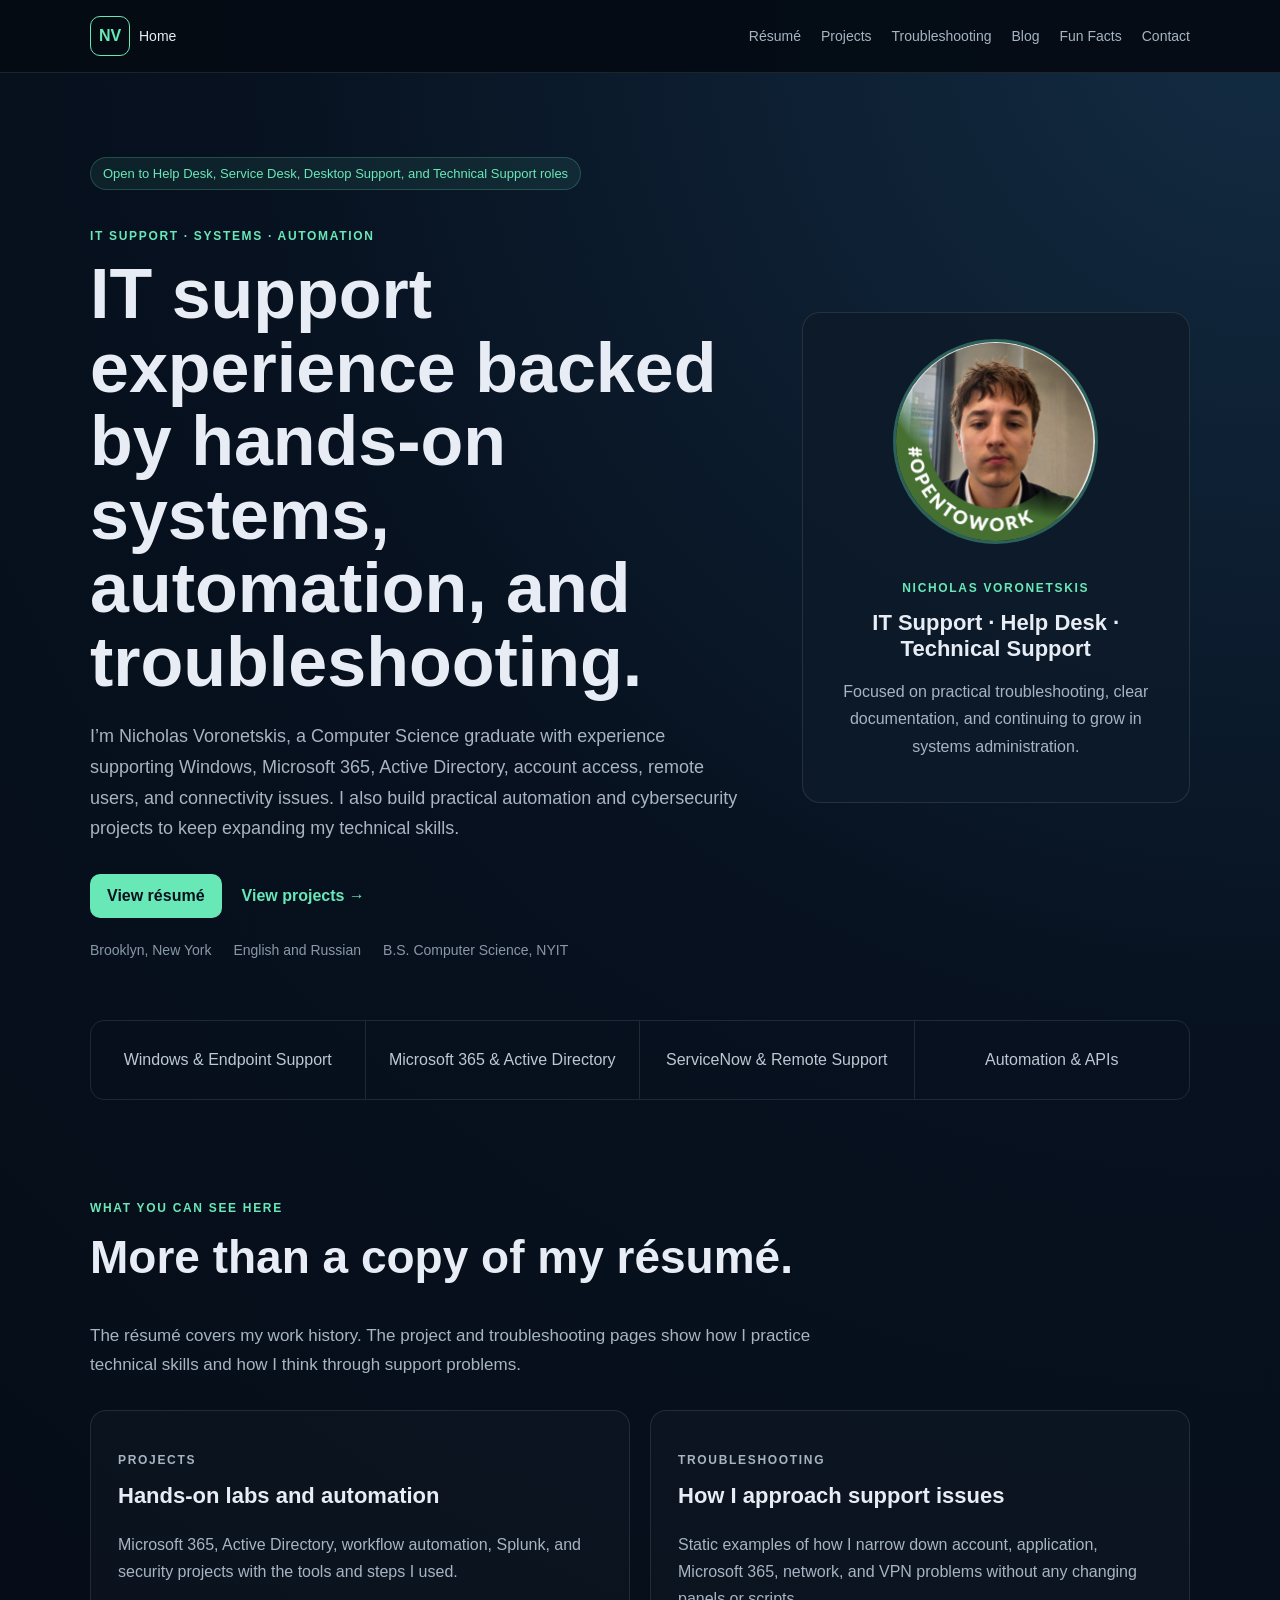
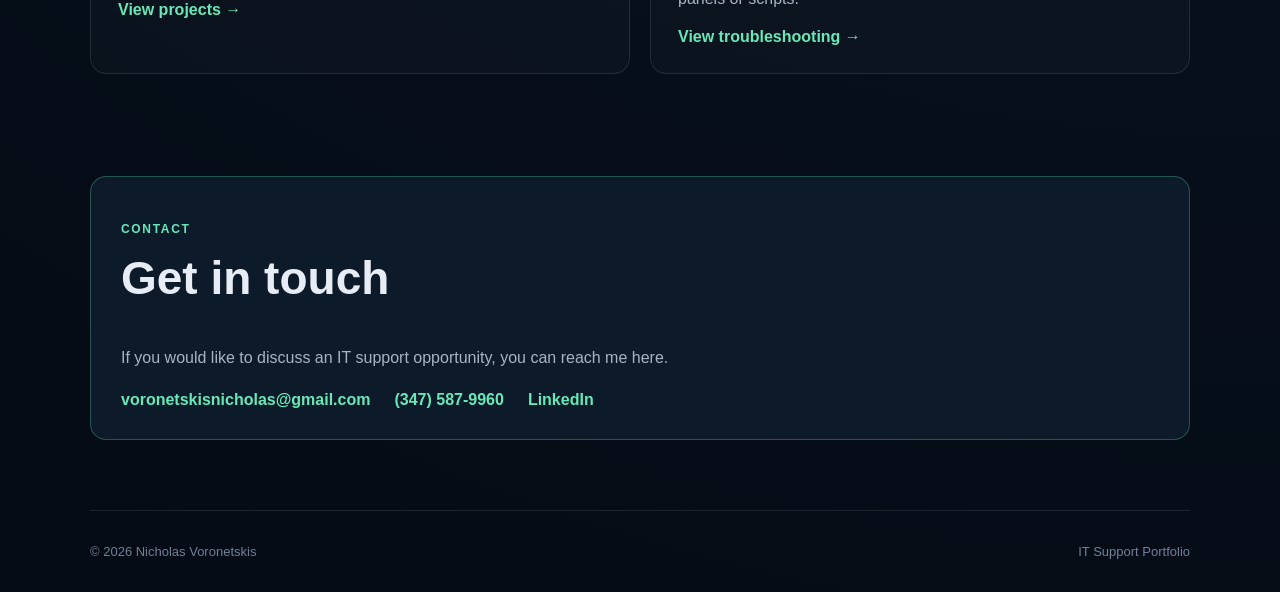
<file: index.html>
<!DOCTYPE html>
<html lang="en">
<head>
<!-- Google tag (gtag.js) -->
<script async src="https://www.googletagmanager.com/gtag/js?id=G-PJ1ZQS4GLR"></script>
<script>
  window.dataLayer = window.dataLayer || [];
  function gtag(){dataLayer.push(arguments);}
  gtag('js', new Date());
  gtag('config', 'G-PJ1ZQS4GLR');
</script>
  <meta charset="UTF-8">
  <meta name="viewport" content="width=device-width, initial-scale=1.0">
  <meta name="description" content="Nicholas Voronetskis IT Support portfolio featuring practical support, systems, automation, and cybersecurity projects.">
  <title>Nicholas Voronetskis | IT Support Portfolio</title>
  <link rel="stylesheet" href="styles.css">
</head>
<body>
  <header class="site-header">
    <nav class="navbar container">
      <a class="logo" href="index.html"><span class="logo-box">NV</span><span class="home-label">Home</span></a>
      <div class="nav-links">
        <a href="resume.html">Résumé</a> <a href="experience.html">Projects</a> <a href="troubleshooting.html">Troubleshooting</a> <a href="blog.html">Blog</a> <a href="fun-facts.html">Fun Facts</a> <a href="#contact">Contact</a>
      </div>
    </nav>
  </header>
  <main>
    <section class="hero container">
      <div>
        <div class="status">Open to Help Desk, Service Desk, Desktop Support, and Technical Support roles</div>
        <p class="eyebrow">IT SUPPORT · SYSTEMS · AUTOMATION</p>
        <h1>IT support experience backed by hands-on systems, automation, and troubleshooting.</h1>
        <p class="hero-description">
          I’m Nicholas Voronetskis, a Computer Science graduate with experience supporting Windows, Microsoft 365, Active Directory, account access, remote users, and connectivity issues. I also build practical automation and cybersecurity projects to keep expanding my technical skills.
        </p>
        <div class="hero-buttons simple-actions">
          <a class="button button-primary" href="resume.html">View résumé</a>
          <a class="text-link" href="experience.html">View projects →</a>
        </div>
        <div class="hero-details">
          <span>Brooklyn, New York</span>
          <span>English and Russian</span>
          <span>B.S. Computer Science, NYIT</span>
        </div>
      </div>
      <aside class="profile-card">
        <img class="profile-photo" src="profile.jpg" alt="Nicholas Voronetskis">
        <p class="eyebrow">NICHOLAS VORONETSKIS</p>
        <h3>IT Support · Help Desk · Technical Support</h3>
        <p class="muted">Focused on practical troubleshooting, clear documentation, and continuing to grow in systems administration.</p>
      </aside>
    </section>

    <section class="skill-row container" aria-label="Main technical areas">
      <div>Windows & Endpoint Support</div>
      <div>Microsoft 365 & Active Directory</div>
      <div>ServiceNow & Remote Support</div>
      <div>Automation & APIs</div>
    </section>

    <section class="section container">
      <p class="eyebrow">WHAT YOU CAN SEE HERE</p>
      <h2>More than a copy of my résumé.</h2>
      <p class="section-lead">The résumé covers my work history. The project and troubleshooting pages show how I practice technical skills and how I think through support problems.</p>
      <div class="card-grid two-cards">
        <article class="card">
          <p class="eyebrow">PROJECTS</p>
          <h3>Hands-on labs and automation</h3>
          <p>Microsoft 365, Active Directory, workflow automation, Splunk, and security projects with the tools and steps I used.</p>
          <a class="card-link" href="experience.html">View projects →</a>
        </article>
        <article class="card">
          <p class="eyebrow">TROUBLESHOOTING</p>
          <h3>How I approach support issues</h3>
          <p>Static examples of how I narrow down account, application, Microsoft 365, network, and VPN problems without any changing panels or scripts.</p>
          <a class="card-link" href="troubleshooting.html">View troubleshooting →</a>
        </article>
      </div>
    </section>
    <section id="contact" class="static-contact container">
      <div class="contact-card">
        <p class="eyebrow">CONTACT</p>
        <h2>Get in touch</h2>
        <p>If you would like to discuss an IT support opportunity, you can reach me here.</p>
        <div class="contact-links">
          <a href="mailto:voronetskisnicholas@gmail.com">voronetskisnicholas@gmail.com</a>
          <a href="tel:+13475879960">(347) 587-9960</a>
          <a href="https://www.linkedin.com/in/nicholas-voronetskis-90a94b221" target="_blank" rel="noopener">LinkedIn</a>
        </div>
      </div>
    </section>
  </main>
  <footer class="site-footer container">
    <span>© 2026 Nicholas Voronetskis</span>
    <span>IT Support Portfolio</span>
  </footer>
</body>
</html>
</file>
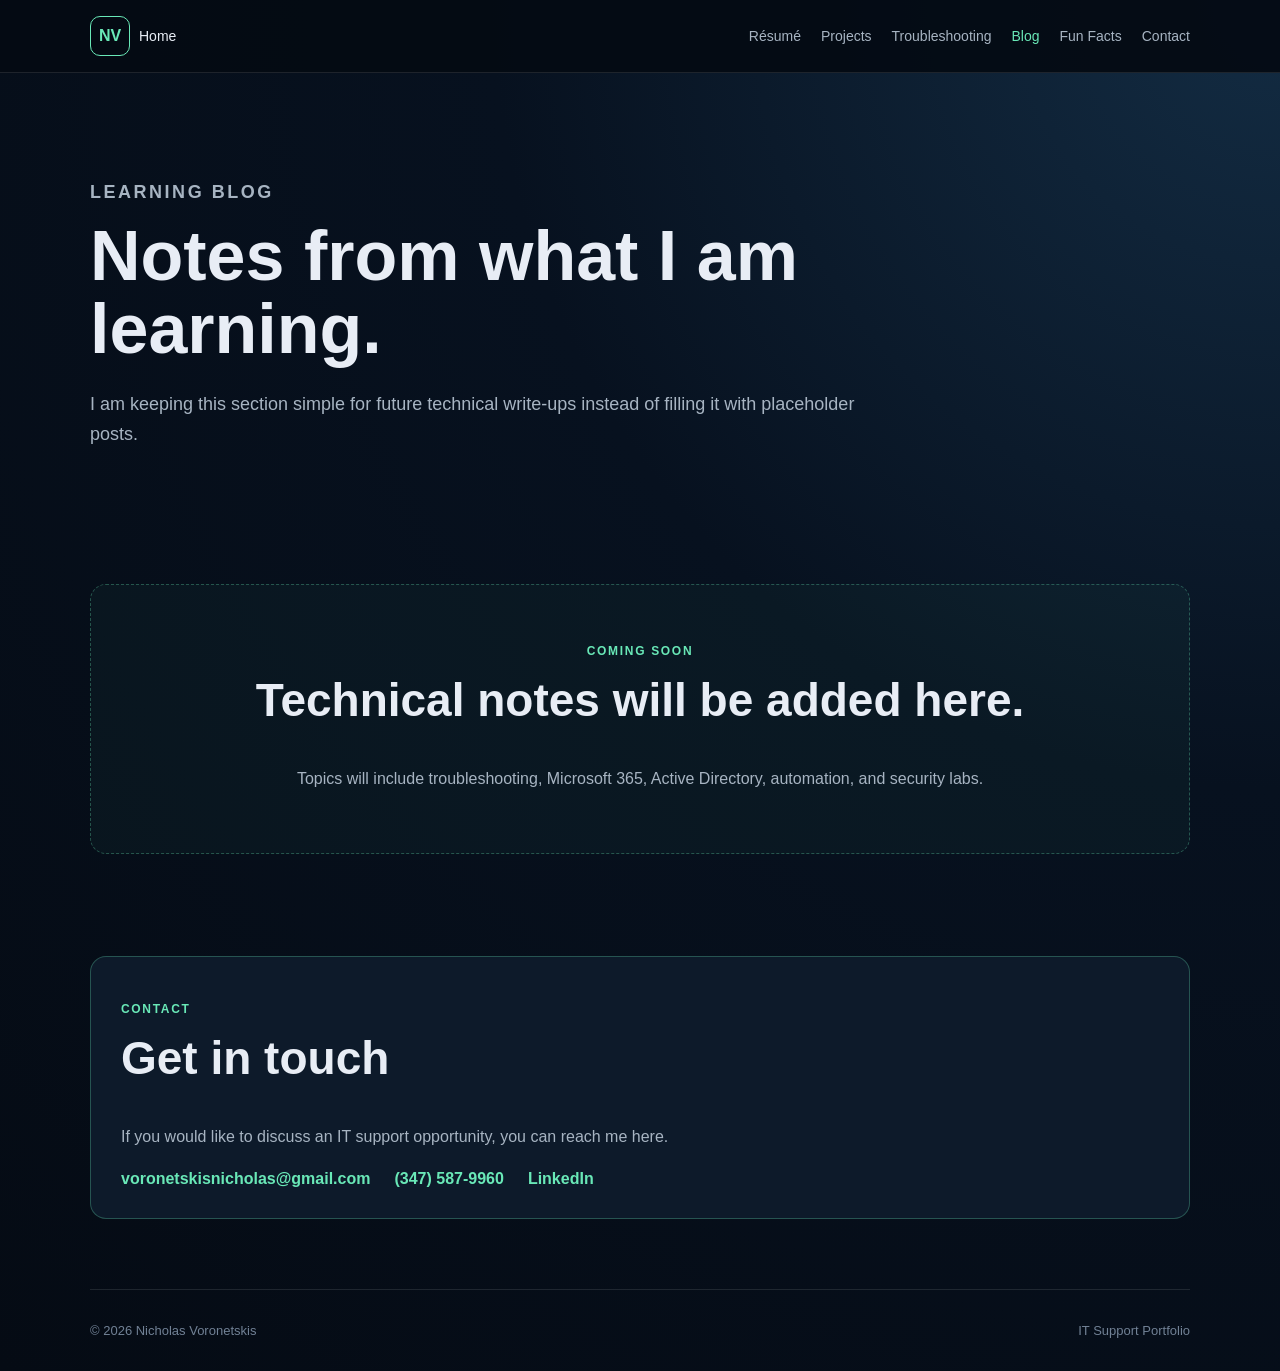
<file: blog.html>
<!DOCTYPE html>
<html lang="en">
<head>
<!-- Google tag (gtag.js) -->
<script async src="https://www.googletagmanager.com/gtag/js?id=G-PJ1ZQS4GLR"></script>
<script>
  window.dataLayer = window.dataLayer || [];
  function gtag(){dataLayer.push(arguments);}
  gtag('js', new Date());
  gtag('config', 'G-PJ1ZQS4GLR');
</script>
  <meta charset="UTF-8">
  <meta name="viewport" content="width=device-width, initial-scale=1.0">
  <meta name="description" content="Learning notes and technical write-ups by Nicholas Voronetskis.">
  <title>Blog | Nicholas Voronetskis</title>
  <link rel="stylesheet" href="styles.css">
</head>
<body>
  <header class="site-header">
    <nav class="navbar container">
      <a class="logo" href="index.html"><span class="logo-box">NV</span><span class="home-label">Home</span></a>
      <div class="nav-links">
        <a href="resume.html">Résumé</a> <a href="experience.html">Projects</a> <a href="troubleshooting.html">Troubleshooting</a> <a class="active" href="blog.html">Blog</a> <a href="fun-facts.html">Fun Facts</a> <a href="#contact">Contact</a>
      </div>
    </nav>
  </header>
  <main>
    <section class="page-intro container">
      <p class="eyebrow">LEARNING BLOG</p>
      <h1>Notes from what I am learning.</h1>
      <p>I am keeping this section simple for future technical write-ups instead of filling it with placeholder posts.</p>
    </section>
    <section class="section container"><div class="placeholder"><p class="eyebrow">COMING SOON</p><h2>Technical notes will be added here.</h2><p class="muted">Topics will include troubleshooting, Microsoft 365, Active Directory, automation, and security labs.</p></div></section>
    <section id="contact" class="static-contact container">
      <div class="contact-card">
        <p class="eyebrow">CONTACT</p>
        <h2>Get in touch</h2>
        <p>If you would like to discuss an IT support opportunity, you can reach me here.</p>
        <div class="contact-links">
          <a href="mailto:voronetskisnicholas@gmail.com">voronetskisnicholas@gmail.com</a>
          <a href="tel:+13475879960">(347) 587-9960</a>
          <a href="https://www.linkedin.com/in/nicholas-voronetskis-90a94b221" target="_blank" rel="noopener">LinkedIn</a>
        </div>
      </div>
    </section>
  </main>
  <footer class="site-footer container">
    <span>© 2026 Nicholas Voronetskis</span>
    <span>IT Support Portfolio</span>
  </footer>
</body>
</html>
</file>
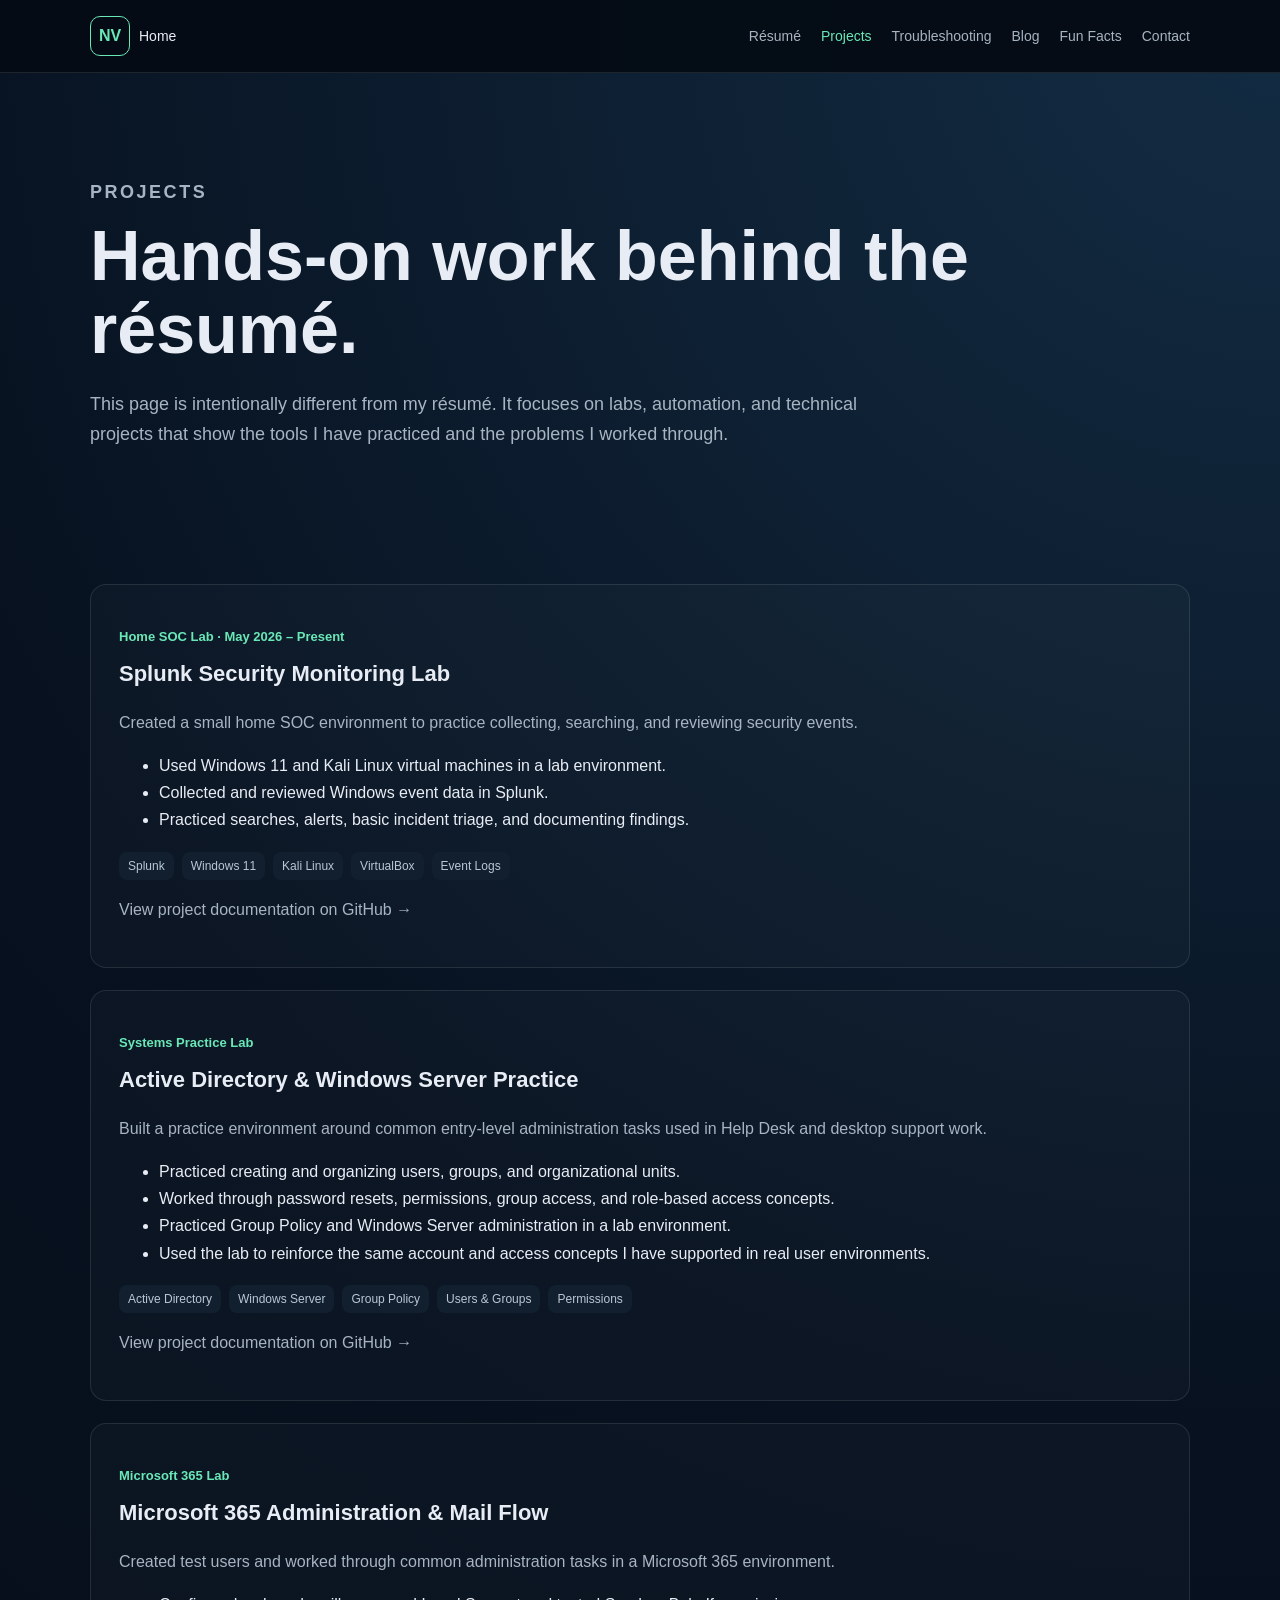
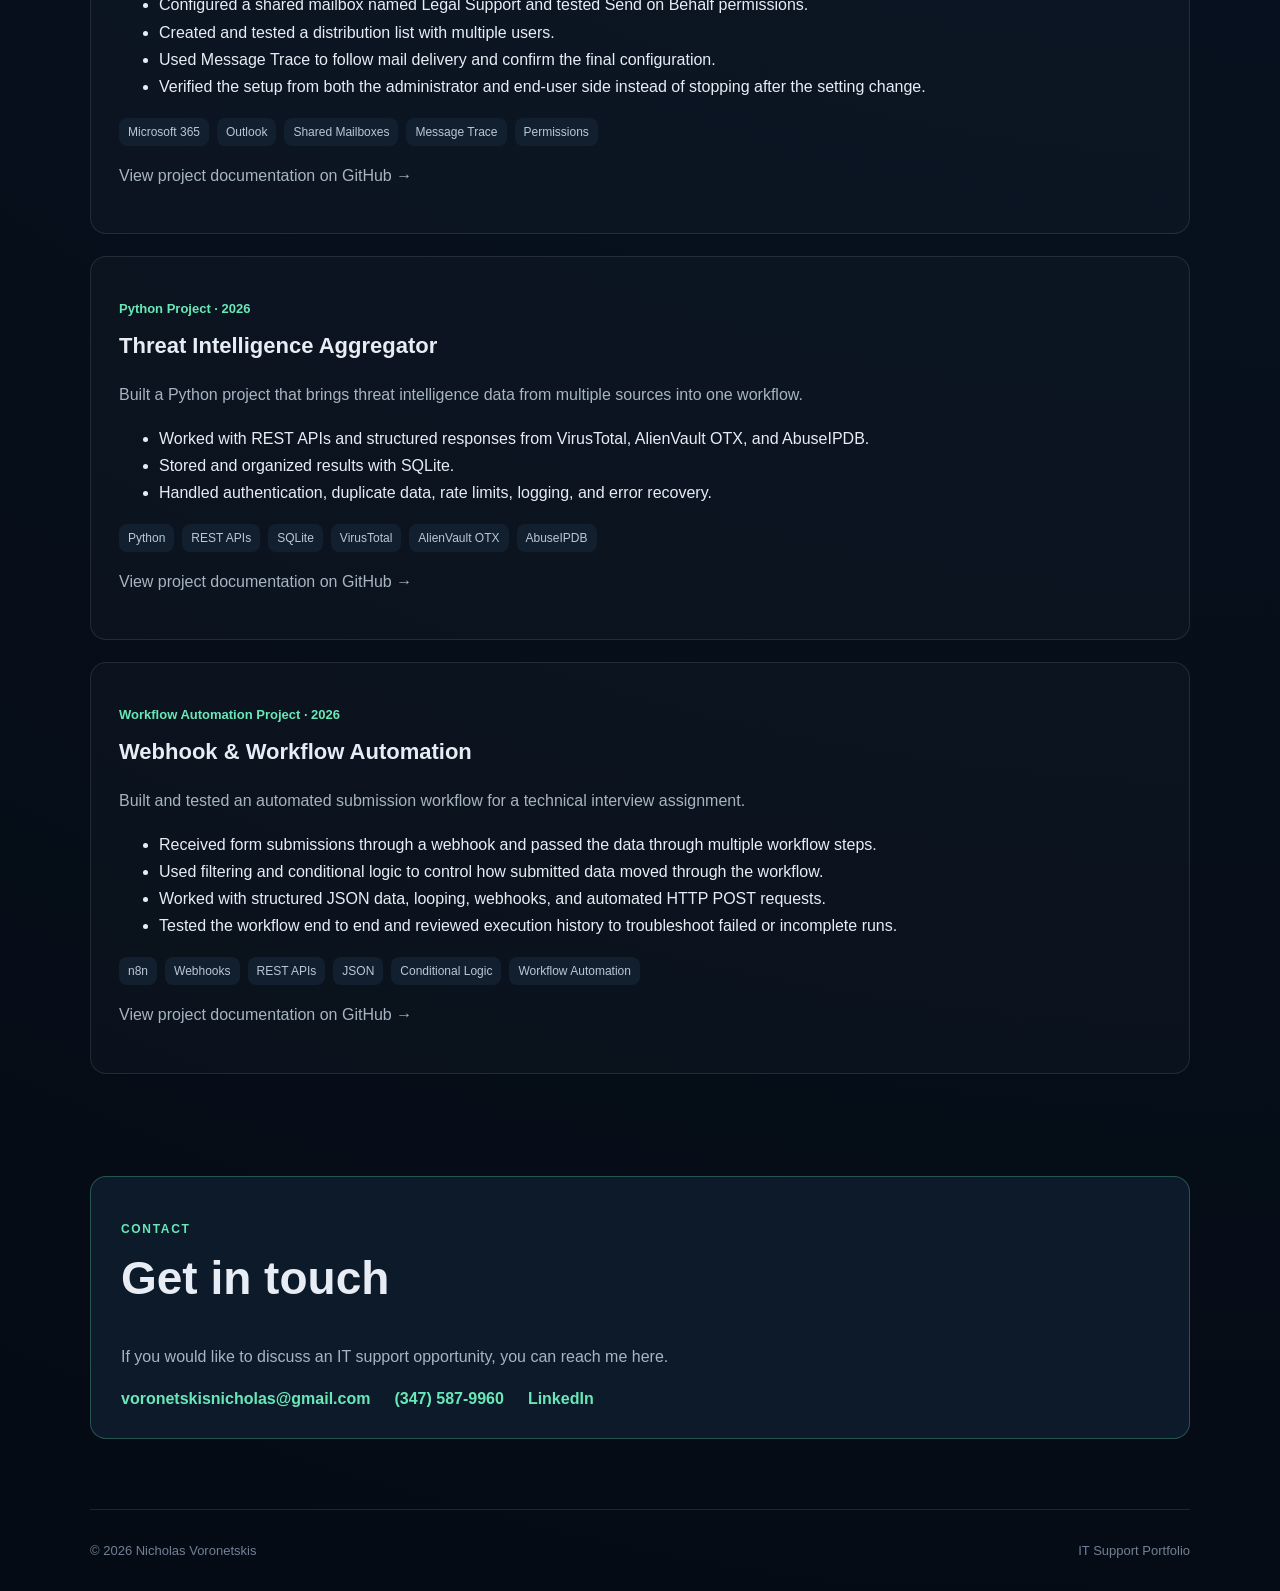
<file: experience.html>
<!DOCTYPE html>
<html lang="en">
<head>
<!-- Google tag (gtag.js) -->
<script async src="https://www.googletagmanager.com/gtag/js?id=G-PJ1ZQS4GLR"></script>
<script>
  window.dataLayer = window.dataLayer || [];
  function gtag(){dataLayer.push(arguments);}
  gtag('js', new Date());
  gtag('config', 'G-PJ1ZQS4GLR');
</script>
  <meta charset="UTF-8">
  <meta name="viewport" content="width=device-width, initial-scale=1.0">
  <meta name="description" content="Hands-on IT support, systems, automation, and cybersecurity projects by Nicholas Voronetskis.">
  <title>Projects | Nicholas Voronetskis</title>
  <link rel="stylesheet" href="styles.css">
</head>
<body>
  <header class="site-header">
    <nav class="navbar container">
      <a class="logo" href="index.html"><span class="logo-box">NV</span><span class="home-label">Home</span></a>
      <div class="nav-links">
        <a href="resume.html">Résumé</a> <a class="active" href="experience.html">Projects</a> <a href="troubleshooting.html">Troubleshooting</a> <a href="blog.html">Blog</a> <a href="fun-facts.html">Fun Facts</a> <a href="#contact">Contact</a>
      </div>
    </nav>
  </header>
  <main>
    <section class="page-intro container">
      <p class="eyebrow">PROJECTS</p>
      <h1>Hands-on work behind the résumé.</h1>
      <p>This page is intentionally different from my résumé. It focuses on labs, automation, and technical projects that show the tools I have practiced and the problems I worked through.</p>
    </section>

    <section class="section container">
      <div class="experience-list">
        <article class="experience-item">
          <p class="date">Home SOC Lab · May 2026 – Present</p>
          <h3>Splunk Security Monitoring Lab</h3>
          <p>Created a small home SOC environment to practice collecting, searching, and reviewing security events.</p>
          <ul>
            <li>Used Windows 11 and Kali Linux virtual machines in a lab environment.</li>
            <li>Collected and reviewed Windows event data in Splunk.</li>
            <li>Practiced searches, alerts, basic incident triage, and documenting findings.</li>
          </ul>
          <div class="tag-list"><span>Splunk</span><span>Windows 11</span><span>Kali Linux</span><span>VirtualBox</span><span>Event Logs</span></div>
          <p><a href="https://github.com/nickatto/splunk-security-monitoring-lab" target="_blank" rel="noopener">View project documentation on GitHub &rarr;</a></p>
        </article>

        <article class="experience-item">
          <p class="date">Systems Practice Lab</p>
          <h3>Active Directory & Windows Server Practice</h3>
          <p>Built a practice environment around common entry-level administration tasks used in Help Desk and desktop support work.</p>
          <ul>
            <li>Practiced creating and organizing users, groups, and organizational units.</li>
            <li>Worked through password resets, permissions, group access, and role-based access concepts.</li>
            <li>Practiced Group Policy and Windows Server administration in a lab environment.</li>
            <li>Used the lab to reinforce the same account and access concepts I have supported in real user environments.</li>
          </ul>
          <div class="tag-list"><span>Active Directory</span><span>Windows Server</span><span>Group Policy</span><span>Users & Groups</span><span>Permissions</span></div>
          <p><a href="https://github.com/nickatto/active-directory-windows-lab" target="_blank" rel="noopener">View project documentation on GitHub &rarr;</a></p>
        </article>

        <article class="experience-item">
          <p class="date">Microsoft 365 Lab</p>
          <h3>Microsoft 365 Administration & Mail Flow</h3>
          <p>Created test users and worked through common administration tasks in a Microsoft 365 environment.</p>
          <ul>
            <li>Configured a shared mailbox named Legal Support and tested Send on Behalf permissions.</li>
            <li>Created and tested a distribution list with multiple users.</li>
            <li>Used Message Trace to follow mail delivery and confirm the final configuration.</li>
            <li>Verified the setup from both the administrator and end-user side instead of stopping after the setting change.</li>
          </ul>
          <div class="tag-list"><span>Microsoft 365</span><span>Outlook</span><span>Shared Mailboxes</span><span>Message Trace</span><span>Permissions</span></div>
          <p><a href="https://github.com/nickatto/microsoft-365-administration-lab" target="_blank" rel="noopener">View project documentation on GitHub &rarr;</a></p>
        </article>

        <article class="experience-item">
          <p class="date">Python Project · 2026</p>
          <h3>Threat Intelligence Aggregator</h3>
          <p>Built a Python project that brings threat intelligence data from multiple sources into one workflow.</p>
          <ul>
            <li>Worked with REST APIs and structured responses from VirusTotal, AlienVault OTX, and AbuseIPDB.</li>
            <li>Stored and organized results with SQLite.</li>
            <li>Handled authentication, duplicate data, rate limits, logging, and error recovery.</li>
          </ul>
          <div class="tag-list"><span>Python</span><span>REST APIs</span><span>SQLite</span><span>VirusTotal</span><span>AlienVault OTX</span><span>AbuseIPDB</span></div>
          <p><a href="https://github.com/nickatto/threat-intelligence-aggregator" target="_blank" rel="noopener">View project documentation on GitHub &rarr;</a></p>
        </article>

        <article class="experience-item">
          <p class="date">Workflow Automation Project · 2026</p>
          <h3>Webhook & Workflow Automation</h3>
          <p>Built and tested an automated submission workflow for a technical interview assignment.</p>
          <ul>
            <li>Received form submissions through a webhook and passed the data through multiple workflow steps.</li>
            <li>Used filtering and conditional logic to control how submitted data moved through the workflow.</li>
            <li>Worked with structured JSON data, looping, webhooks, and automated HTTP POST requests.</li>
            <li>Tested the workflow end to end and reviewed execution history to troubleshoot failed or incomplete runs.</li>
          </ul>
          <div class="tag-list"><span>n8n</span><span>Webhooks</span><span>REST APIs</span><span>JSON</span><span>Conditional Logic</span><span>Workflow Automation</span></div>
          <p><a href="https://github.com/nickatto/webhook-workflow-automation" target="_blank" rel="noopener">View project documentation on GitHub &rarr;</a></p>
        </article>
      </div>
    </section>
    <section id="contact" class="static-contact container">
      <div class="contact-card">
        <p class="eyebrow">CONTACT</p>
        <h2>Get in touch</h2>
        <p>If you would like to discuss an IT support opportunity, you can reach me here.</p>
        <div class="contact-links">
          <a href="mailto:voronetskisnicholas@gmail.com">voronetskisnicholas@gmail.com</a>
          <a href="tel:+13475879960">(347) 587-9960</a>
          <a href="https://www.linkedin.com/in/nicholas-voronetskis-90a94b221" target="_blank" rel="noopener">LinkedIn</a>
        </div>
      </div>
    </section>
  </main>
  <footer class="site-footer container">
    <span>© 2026 Nicholas Voronetskis</span>
    <span>IT Support Portfolio</span>
  </footer>
</body>
</html>
</file>
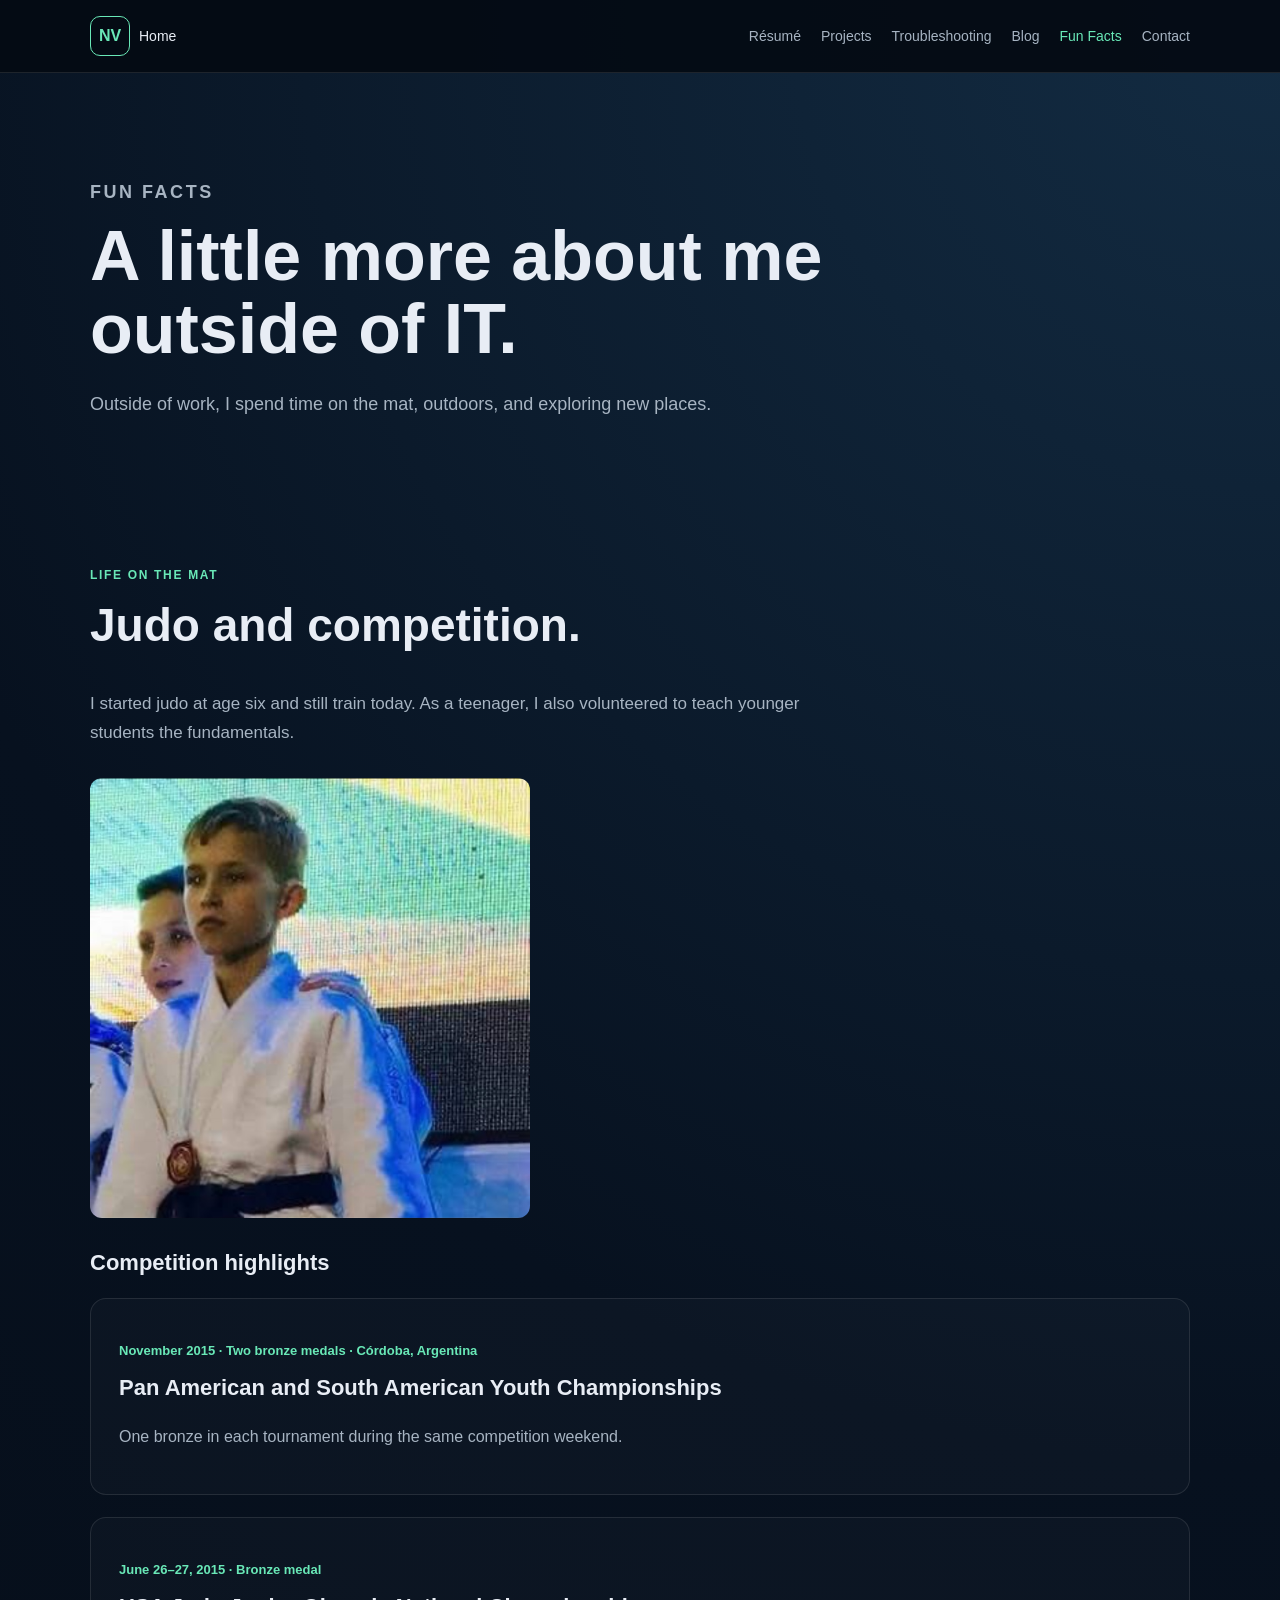
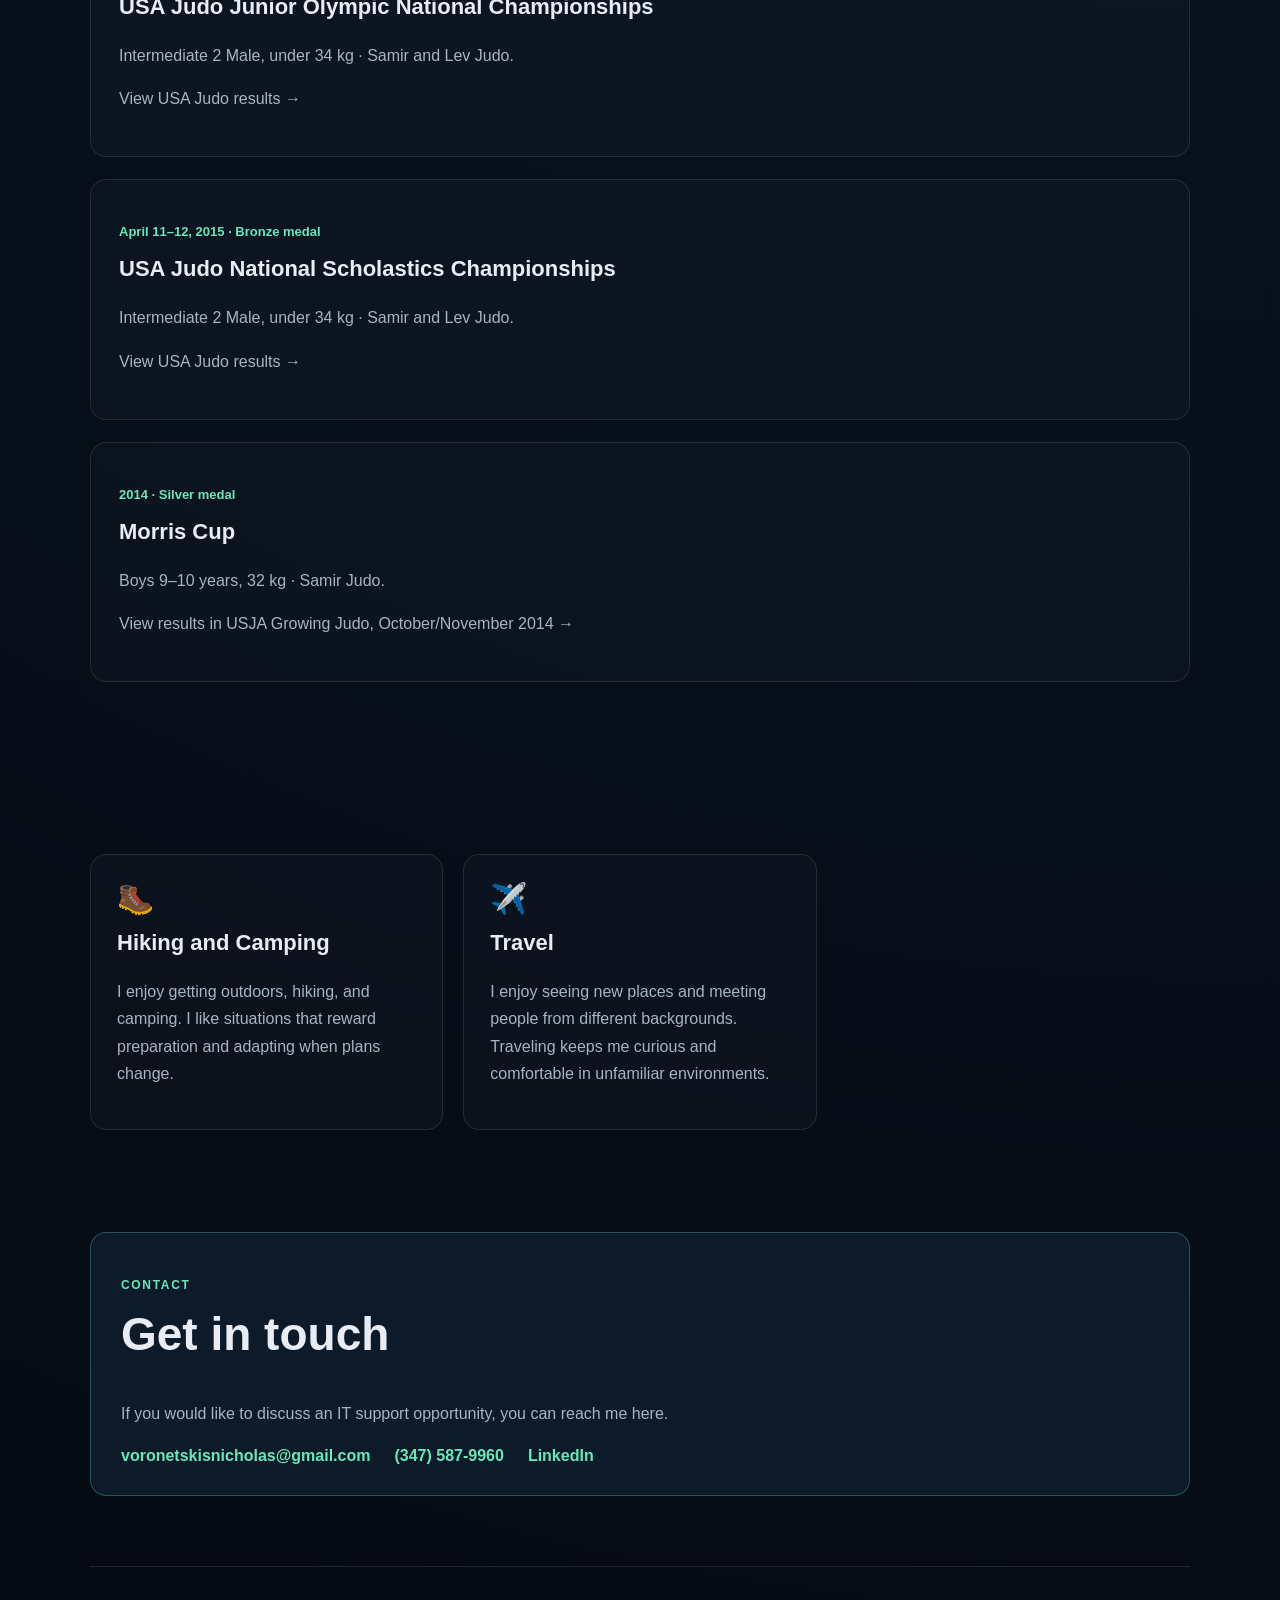
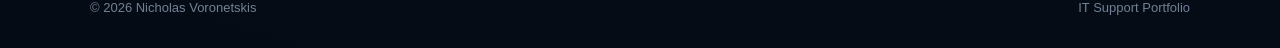
<file: fun-facts.html>
<!DOCTYPE html>
<html lang="en">
<head>
<!-- Google tag (gtag.js) -->
<script async src="https://www.googletagmanager.com/gtag/js?id=G-PJ1ZQS4GLR"></script>
<script>
  window.dataLayer = window.dataLayer || [];
  function gtag(){dataLayer.push(arguments);}
  gtag('js', new Date());
  gtag('config', 'G-PJ1ZQS4GLR');
</script>
  <meta charset="UTF-8">
  <meta name="viewport" content="width=device-width, initial-scale=1.0">
  <meta name="description" content="A few personal interests from Nicholas Voronetskis, including judo, hiking, camping, and travel.">
  <title>Fun Facts | Nicholas Voronetskis</title>
  <link rel="stylesheet" href="styles.css">
</head>
<body>
  <header class="site-header">
    <nav class="navbar container">
      <a class="logo" href="index.html"><span class="logo-box">NV</span><span class="home-label">Home</span></a>
      <div class="nav-links">
        <a href="resume.html">Résumé</a> <a href="experience.html">Projects</a> <a href="troubleshooting.html">Troubleshooting</a> <a href="blog.html">Blog</a> <a class="active" href="fun-facts.html">Fun Facts</a> <a href="#contact">Contact</a>
      </div>
    </nav>
  </header>
  <main>
    <section class="page-intro container">
      <p class="eyebrow">FUN FACTS</p>
      <h1>A little more about me outside of IT.</h1>
      <p>Outside of work, I spend time on the mat, outdoors, and exploring new places.</p>
    </section>
    <section class="section container" aria-labelledby="judo-achievements">
      <p class="eyebrow">LIFE ON THE MAT</p>
      <h2 id="judo-achievements">Judo and competition.</h2>
      <p class="section-lead">I started judo at age six and still train today. As a teenager, I also volunteered to teach younger students the fundamentals.</p>
      <figure style="margin: 1.5rem 0 2rem; max-width: 440px;">
        <img src="assets/judo-medal.svg" alt="Wearing my judo medal and uniform at a competition." width="707" height="707" style="display: block; width: 100%; height: auto; border-radius: 12px;" loading="lazy">
      </figure>
      <h3>Competition highlights</h3>
      <div class="experience-list">
        <article class="experience-item">
          <p class="date">November 2015 · Two bronze medals · Córdoba, Argentina</p>
          <h3>Pan American and South American Youth Championships</h3>
          <p>One bronze in each tournament during the same competition weekend.</p>
        </article>
        <article class="experience-item">
          <p class="date">June 26–27, 2015 · Bronze medal</p>
          <h3>USA Judo Junior Olympic National Championships</h3>
          <p>Intermediate 2 Male, under 34 kg · Samir and Lev Judo.</p>
          <p><a href="https://www.usajudo.com/results/2015/june/26/2015-usa-judo-junior-olympic-national-championships" target="_blank" rel="noopener">View USA Judo results &rarr;</a></p>
        </article>
        <article class="experience-item">
          <p class="date">April 11–12, 2015 · Bronze medal</p>
          <h3>USA Judo National Scholastics Championships</h3>
          <p>Intermediate 2 Male, under 34 kg · Samir and Lev Judo.</p>
          <p><a href="https://www.usajudo.com/results/2015/april/11/national-scholastics-championships" target="_blank" rel="noopener">View USA Judo results &rarr;</a></p>
        </article>
        <article class="experience-item">
          <p class="date">2014 · Silver medal</p>
          <h3>Morris Cup</h3>
          <p>Boys 9–10 years, 32 kg · Samir Judo.</p>
          <p><a href="https://www.media.usja.net/growing-judo/Growing-Judo-2014.10.pdf" target="_blank" rel="noopener">View results in USJA Growing Judo, October/November 2014 &rarr;</a></p>
        </article>
      </div>
    </section>
    <section class="section container">
      <div class="fun-grid">
        <article class="fun-card"><div class="fun-icon">🥾</div><h3>Hiking and Camping</h3><p class="muted">I enjoy getting outdoors, hiking, and camping. I like situations that reward preparation and adapting when plans change.</p></article>
        <article class="fun-card"><div class="fun-icon">✈️</div><h3>Travel</h3><p class="muted">I enjoy seeing new places and meeting people from different backgrounds. Traveling keeps me curious and comfortable in unfamiliar environments.</p></article>
      </div>
    </section>
    <section id="contact" class="static-contact container">
      <div class="contact-card">
        <p class="eyebrow">CONTACT</p>
        <h2>Get in touch</h2>
        <p>If you would like to discuss an IT support opportunity, you can reach me here.</p>
        <div class="contact-links">
          <a href="mailto:voronetskisnicholas@gmail.com">voronetskisnicholas@gmail.com</a>
          <a href="tel:+13475879960">(347) 587-9960</a>
          <a href="https://www.linkedin.com/in/nicholas-voronetskis-90a94b221" target="_blank" rel="noopener">LinkedIn</a>
        </div>
      </div>
    </section>
  </main>
  <footer class="site-footer container">
    <span>© 2026 Nicholas Voronetskis</span>
    <span>IT Support Portfolio</span>
  </footer>
</body>
</html>
</file>
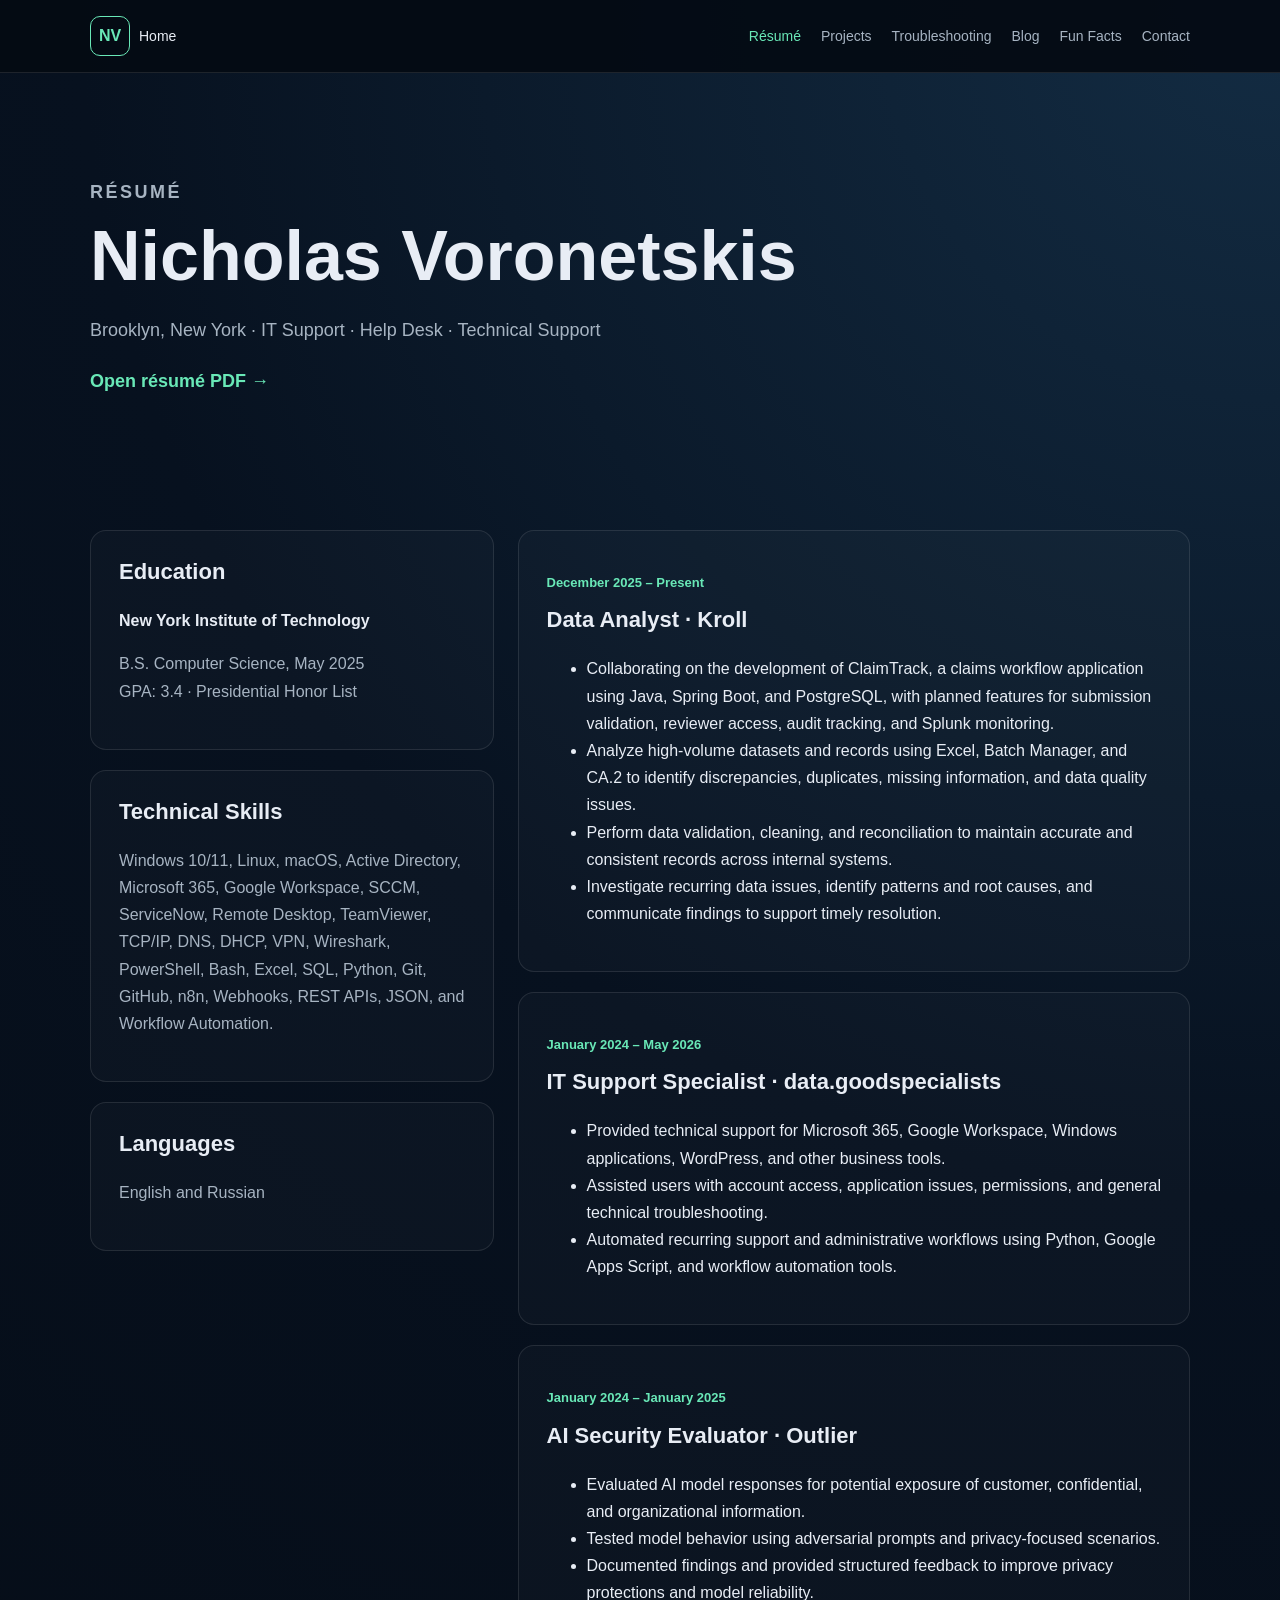
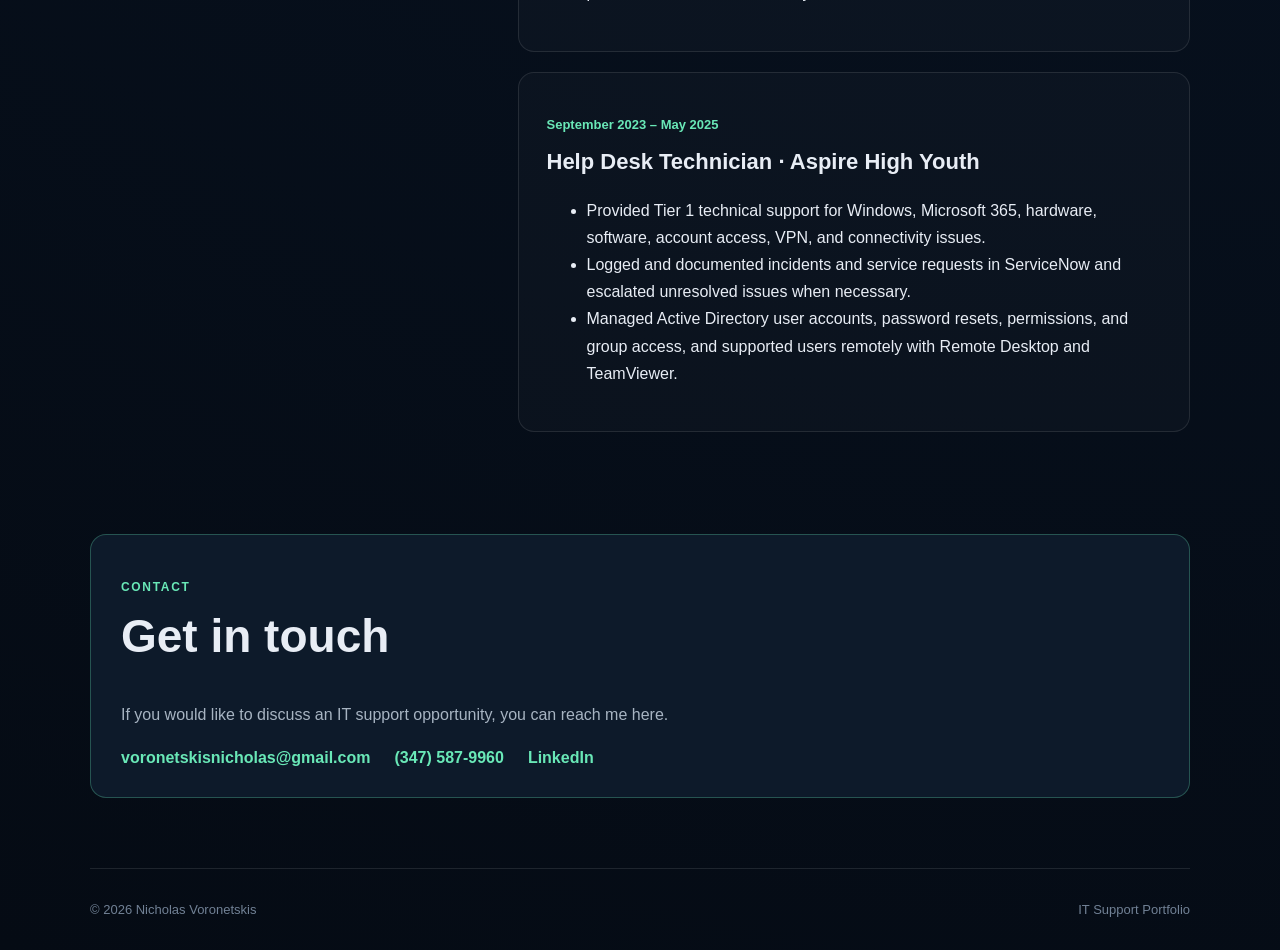
<file: resume.html>
<!DOCTYPE html>
<html lang="en">
<head>
<!-- Google tag (gtag.js) -->
<script async src="https://www.googletagmanager.com/gtag/js?id=G-PJ1ZQS4GLR"></script>
<script>
  window.dataLayer = window.dataLayer || [];
  function gtag(){dataLayer.push(arguments);}
  gtag('js', new Date());
  gtag('config', 'G-PJ1ZQS4GLR');
</script>
  <meta charset="UTF-8">
  <meta name="viewport" content="width=device-width, initial-scale=1.0">
  <meta name="description" content="Résumé for Nicholas Voronetskis, an IT Support and Help Desk candidate in New York.">
  <title>Résumé | Nicholas Voronetskis</title>
  <link rel="stylesheet" href="styles.css">
</head>
<body>
  <header class="site-header">
    <nav class="navbar container">
      <a class="logo" href="index.html"><span class="logo-box">NV</span><span class="home-label">Home</span></a>
      <div class="nav-links">
        <a class="active" href="resume.html">Résumé</a> <a href="experience.html">Projects</a> <a href="troubleshooting.html">Troubleshooting</a> <a href="blog.html">Blog</a> <a href="fun-facts.html">Fun Facts</a> <a href="#contact">Contact</a>
      </div>
    </nav>
  </header>
  <main>
    <section class="page-intro container">
      <p class="eyebrow">RÉSUMÉ</p>
      <h1>Nicholas Voronetskis</h1>
      <p>Brooklyn, New York · IT Support · Help Desk · Technical Support</p>
      <p class="resume-pdf-link"><a href="NV102026.pdf" target="_blank" rel="noopener">Open résumé PDF →</a></p>
    </section>

    <section class="section container resume-layout">
      <div class="resume-column">
        <article class="resume-section">
          <h3>Education</h3>
          <p><strong>New York Institute of Technology</strong></p>
          <p class="muted">B.S. Computer Science, May 2025<br>GPA: 3.4 · Presidential Honor List</p>
        </article>
        <article class="resume-section">
          <h3>Technical Skills</h3>
          <p class="muted">Windows 10/11, Linux, macOS, Active Directory, Microsoft 365, Google Workspace, SCCM, ServiceNow, Remote Desktop, TeamViewer, TCP/IP, DNS, DHCP, VPN, Wireshark, PowerShell, Bash, Excel, SQL, Python, Git, GitHub, n8n, Webhooks, REST APIs, JSON, and Workflow Automation.</p>
        </article>
        <article class="resume-section">
          <h3>Languages</h3>
          <p class="muted">English and Russian</p>
        </article>
      </div>
      <div class="resume-column resume-list">
        <article class="resume-section">
          <p class="date">December 2025 – Present</p>
          <h3>Data Analyst · Kroll</h3>
          <ul><li>Collaborating on the development of ClaimTrack, a claims workflow application using Java, Spring Boot, and PostgreSQL, with planned features for submission validation, reviewer access, audit tracking, and Splunk monitoring.</li><li>Analyze high-volume datasets and records using Excel, Batch Manager, and CA.2 to identify discrepancies, duplicates, missing information, and data quality issues.</li><li>Perform data validation, cleaning, and reconciliation to maintain accurate and consistent records across internal systems.</li><li>Investigate recurring data issues, identify patterns and root causes, and communicate findings to support timely resolution.</li></ul>
        </article>
        <article class="resume-section">
          <p class="date">January 2024 – May 2026</p>
          <h3>IT Support Specialist · data.goodspecialists</h3>
          <ul><li>Provided technical support for Microsoft 365, Google Workspace, Windows applications, WordPress, and other business tools.</li><li>Assisted users with account access, application issues, permissions, and general technical troubleshooting.</li><li>Automated recurring support and administrative workflows using Python, Google Apps Script, and workflow automation tools.</li></ul>
        </article>
        <article class="resume-section">
          <p class="date">January 2024 – January 2025</p>
          <h3>AI Security Evaluator · Outlier</h3>
          <ul><li>Evaluated AI model responses for potential exposure of customer, confidential, and organizational information.</li><li>Tested model behavior using adversarial prompts and privacy-focused scenarios.</li><li>Documented findings and provided structured feedback to improve privacy protections and model reliability.</li></ul>
        </article>
        <article class="resume-section">
          <p class="date">September 2023 – May 2025</p>
          <h3>Help Desk Technician · Aspire High Youth</h3>
          <ul><li>Provided Tier 1 technical support for Windows, Microsoft 365, hardware, software, account access, VPN, and connectivity issues.</li><li>Logged and documented incidents and service requests in ServiceNow and escalated unresolved issues when necessary.</li><li>Managed Active Directory user accounts, password resets, permissions, and group access, and supported users remotely with Remote Desktop and TeamViewer.</li></ul>
        </article>
      </div>
    </section>
    <section id="contact" class="static-contact container">
      <div class="contact-card">
        <p class="eyebrow">CONTACT</p>
        <h2>Get in touch</h2>
        <p>If you would like to discuss an IT support opportunity, you can reach me here.</p>
        <div class="contact-links">
          <a href="mailto:voronetskisnicholas@gmail.com">voronetskisnicholas@gmail.com</a>
          <a href="tel:+13475879960">(347) 587-9960</a>
          <a href="https://www.linkedin.com/in/nicholas-voronetskis-90a94b221" target="_blank" rel="noopener">LinkedIn</a>
        </div>
      </div>
    </section>
  </main>
  <footer class="site-footer container">
    <span>© 2026 Nicholas Voronetskis</span>
    <span>IT Support Portfolio</span>
  </footer>
</body>
</html>
</file>
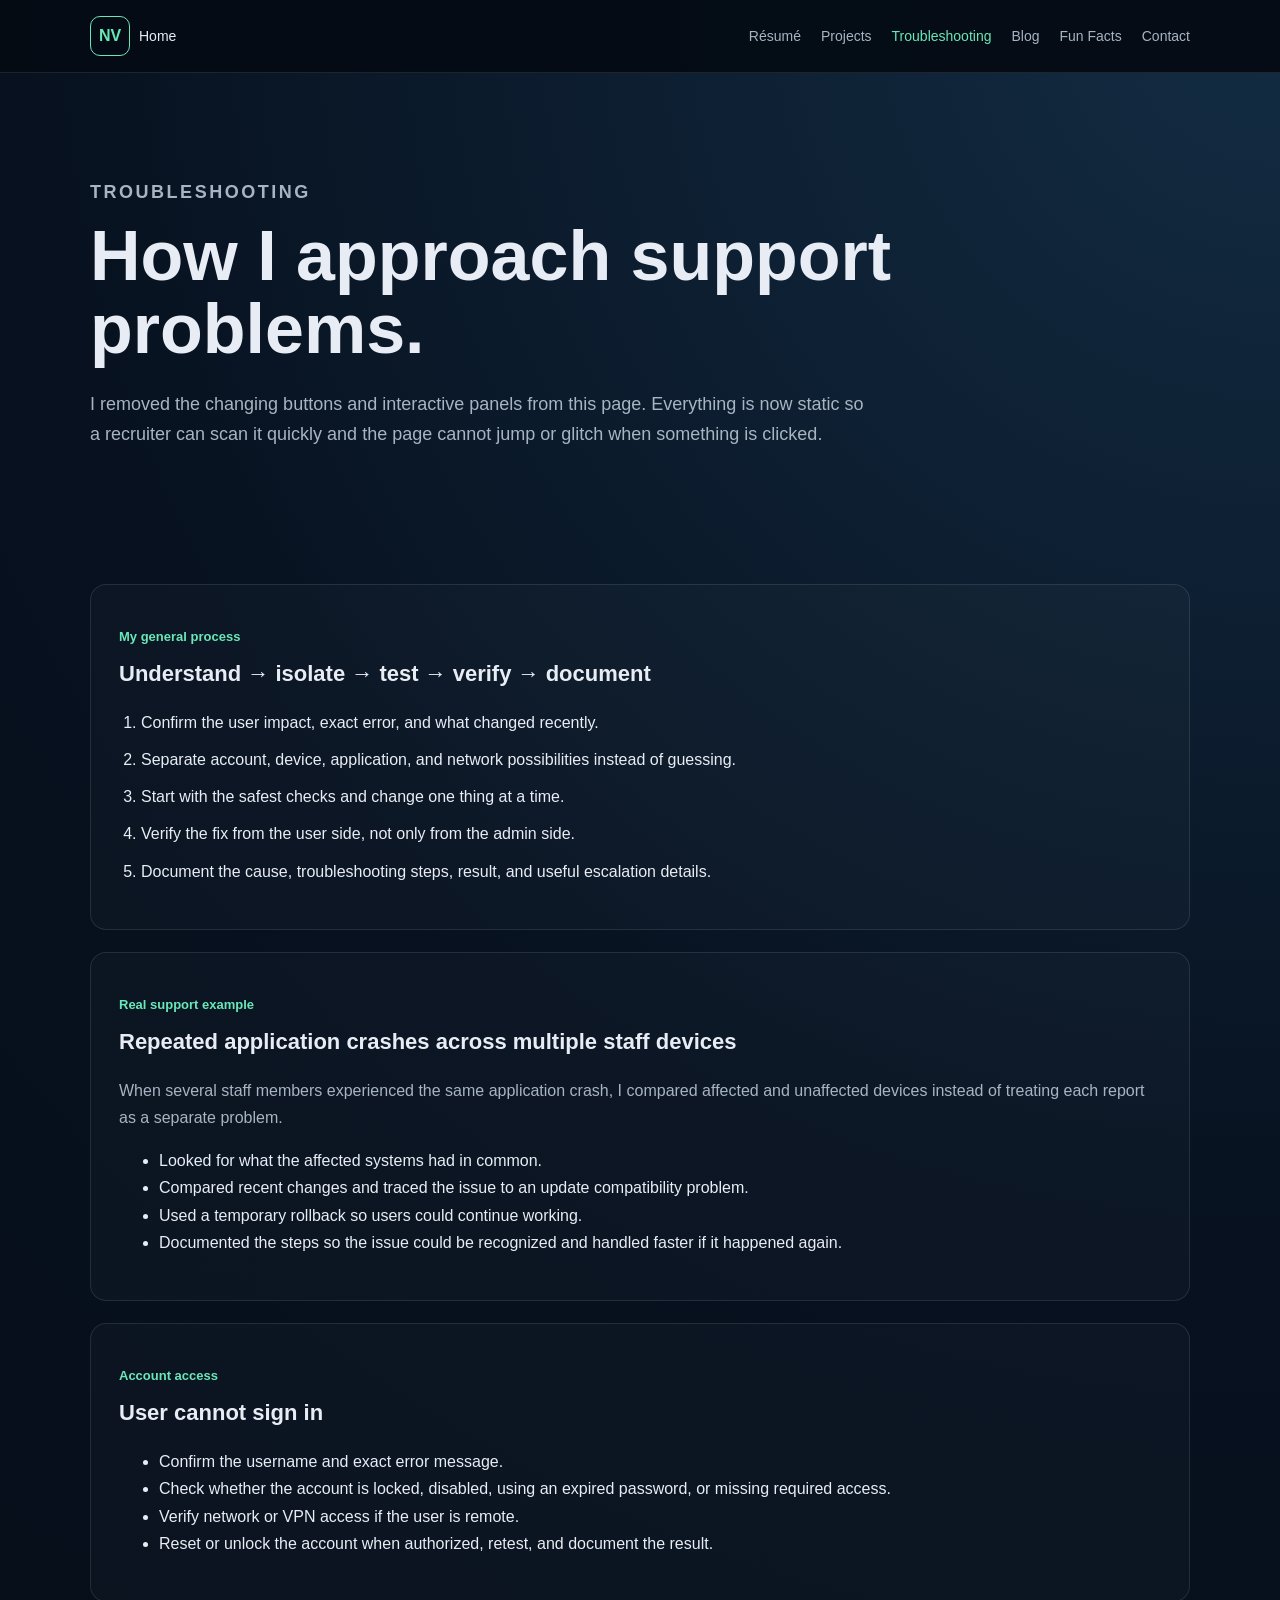
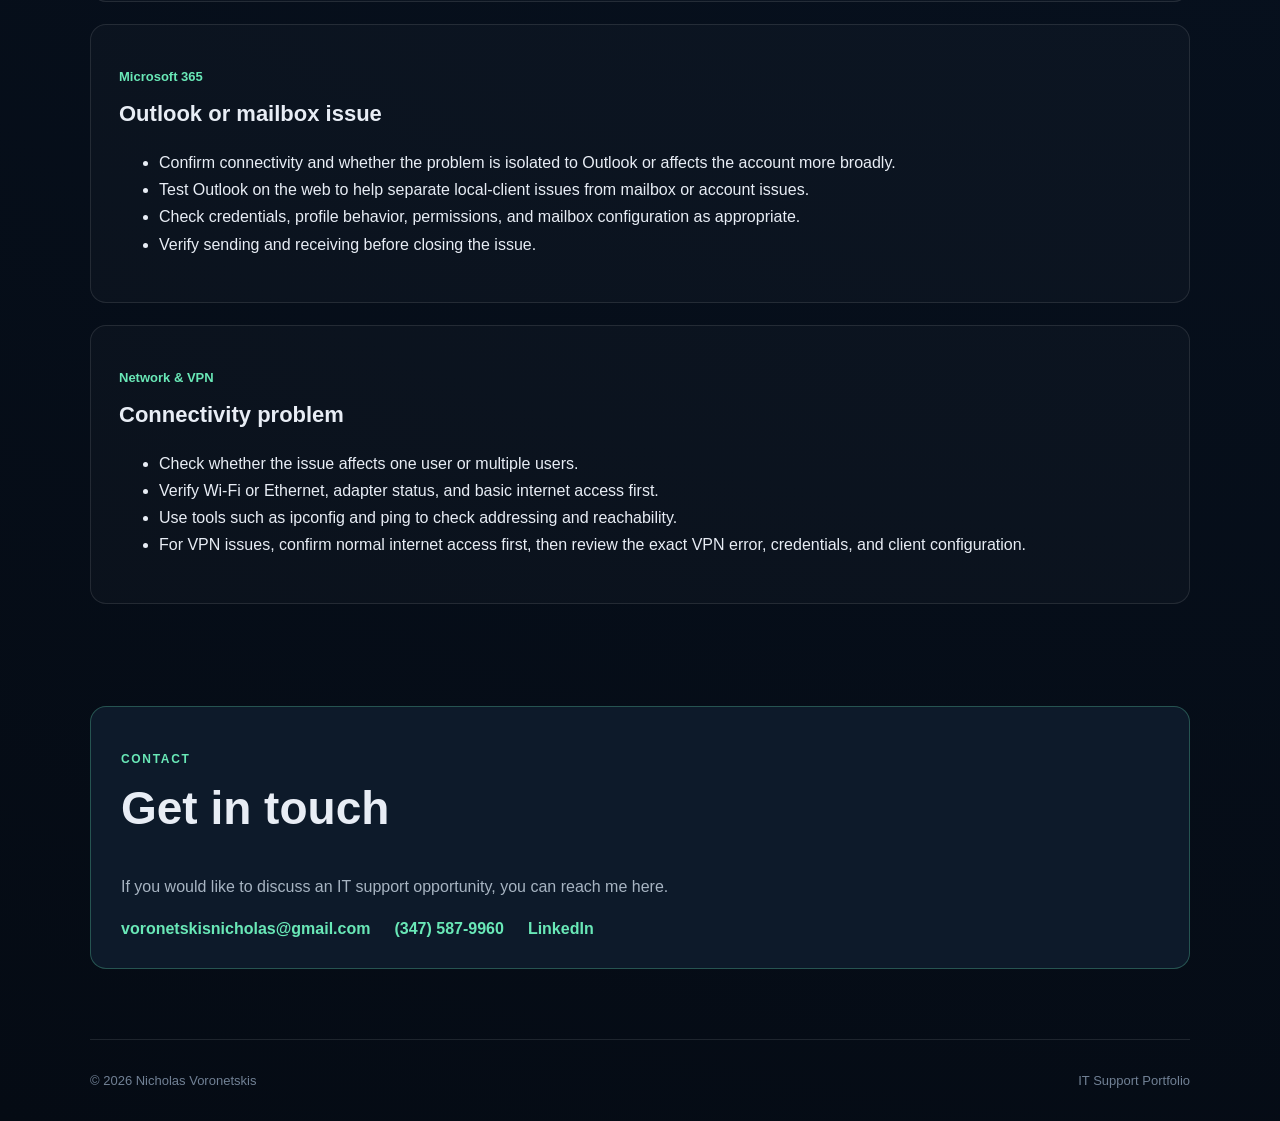
<file: troubleshooting.html>
<!DOCTYPE html>
<html lang="en">
<head>
<!-- Google tag (gtag.js) -->
<script async src="https://www.googletagmanager.com/gtag/js?id=G-PJ1ZQS4GLR"></script>
<script>
  window.dataLayer = window.dataLayer || [];
  function gtag(){dataLayer.push(arguments);}
  gtag('js', new Date());
  gtag('config', 'G-PJ1ZQS4GLR');
</script>
  <meta charset="UTF-8">
  <meta name="viewport" content="width=device-width, initial-scale=1.0">
  <meta name="description" content="Static IT support troubleshooting examples and support process from Nicholas Voronetskis.">
  <title>Troubleshooting | Nicholas Voronetskis</title>
  <link rel="stylesheet" href="styles.css">
</head>
<body>
  <header class="site-header">
    <nav class="navbar container">
      <a class="logo" href="index.html"><span class="logo-box">NV</span><span class="home-label">Home</span></a>
      <div class="nav-links">
        <a href="resume.html">Résumé</a> <a href="experience.html">Projects</a> <a class="active" href="troubleshooting.html">Troubleshooting</a> <a href="blog.html">Blog</a> <a href="fun-facts.html">Fun Facts</a> <a href="#contact">Contact</a>
      </div>
    </nav>
  </header>
  <main>
    <section class="page-intro container">
      <p class="eyebrow">TROUBLESHOOTING</p>
      <h1>How I approach support problems.</h1>
      <p>I removed the changing buttons and interactive panels from this page. Everything is now static so a recruiter can scan it quickly and the page cannot jump or glitch when something is clicked.</p>
    </section>

    <section class="section container">
      <div class="experience-list">
        <article class="experience-item">
          <p class="date">My general process</p>
          <h3>Understand → isolate → test → verify → document</h3>
          <ol class="support-steps">
            <li>Confirm the user impact, exact error, and what changed recently.</li>
            <li>Separate account, device, application, and network possibilities instead of guessing.</li>
            <li>Start with the safest checks and change one thing at a time.</li>
            <li>Verify the fix from the user side, not only from the admin side.</li>
            <li>Document the cause, troubleshooting steps, result, and useful escalation details.</li>
          </ol>
        </article>

        <article class="experience-item">
          <p class="date">Real support example</p>
          <h3>Repeated application crashes across multiple staff devices</h3>
          <p>When several staff members experienced the same application crash, I compared affected and unaffected devices instead of treating each report as a separate problem.</p>
          <ul>
            <li>Looked for what the affected systems had in common.</li>
            <li>Compared recent changes and traced the issue to an update compatibility problem.</li>
            <li>Used a temporary rollback so users could continue working.</li>
            <li>Documented the steps so the issue could be recognized and handled faster if it happened again.</li>
          </ul>
        </article>

        <article class="experience-item">
          <p class="date">Account access</p>
          <h3>User cannot sign in</h3>
          <ul>
            <li>Confirm the username and exact error message.</li>
            <li>Check whether the account is locked, disabled, using an expired password, or missing required access.</li>
            <li>Verify network or VPN access if the user is remote.</li>
            <li>Reset or unlock the account when authorized, retest, and document the result.</li>
          </ul>
        </article>

        <article class="experience-item">
          <p class="date">Microsoft 365</p>
          <h3>Outlook or mailbox issue</h3>
          <ul>
            <li>Confirm connectivity and whether the problem is isolated to Outlook or affects the account more broadly.</li>
            <li>Test Outlook on the web to help separate local-client issues from mailbox or account issues.</li>
            <li>Check credentials, profile behavior, permissions, and mailbox configuration as appropriate.</li>
            <li>Verify sending and receiving before closing the issue.</li>
          </ul>
        </article>

        <article class="experience-item">
          <p class="date">Network & VPN</p>
          <h3>Connectivity problem</h3>
          <ul>
            <li>Check whether the issue affects one user or multiple users.</li>
            <li>Verify Wi-Fi or Ethernet, adapter status, and basic internet access first.</li>
            <li>Use tools such as ipconfig and ping to check addressing and reachability.</li>
            <li>For VPN issues, confirm normal internet access first, then review the exact VPN error, credentials, and client configuration.</li>
          </ul>
        </article>
      </div>
    </section>
    <section id="contact" class="static-contact container">
      <div class="contact-card">
        <p class="eyebrow">CONTACT</p>
        <h2>Get in touch</h2>
        <p>If you would like to discuss an IT support opportunity, you can reach me here.</p>
        <div class="contact-links">
          <a href="mailto:voronetskisnicholas@gmail.com">voronetskisnicholas@gmail.com</a>
          <a href="tel:+13475879960">(347) 587-9960</a>
          <a href="https://www.linkedin.com/in/nicholas-voronetskis-90a94b221" target="_blank" rel="noopener">LinkedIn</a>
        </div>
      </div>
    </section>
  </main>
  <footer class="site-footer container">
    <span>© 2026 Nicholas Voronetskis</span>
    <span>IT Support Portfolio</span>
  </footer>
</body>
</html>
</file>
<file: styles.css>
:root {
  --background: #07111f;
  --panel: #0d1a2a;
  --text: #e8edf5;
  --muted: #a7b4c2;
  --accent: #69e8b7;
  --border: rgba(255, 255, 255, 0.1);
}

* { box-sizing: border-box; }
html { scroll-behavior: smooth; }
body {
  margin: 0;
  min-width: 320px;
  font-family: Arial, Helvetica, sans-serif;
  color: var(--text);
  background: radial-gradient(circle at top right, #132c43, var(--background) 42%, #050b14);
}
a { color: inherit; text-decoration: none; }
.container { width: min(1100px, calc(100% - 40px)); margin: 0 auto; }

.site-header {
  position: sticky;
  top: 0;
  z-index: 10;
  background: rgba(5, 11, 20, 0.94);
  border-bottom: 1px solid var(--border);
}
.navbar {
  min-height: 72px;
  display: flex;
  align-items: center;
  justify-content: space-between;
  gap: 24px;
}
.logo {
  display: inline-flex;
  align-items: center;
  gap: 9px;
  flex: 0 0 auto;
}
.logo-box {
  width: 40px;
  height: 40px;
  display: inline-flex;
  align-items: center;
  justify-content: center;
  border: 1px solid var(--accent);
  border-radius: 10px;
  color: var(--accent);
  font-weight: 700;
}
.home-label { color: var(--text); font-size: 14px; }
.nav-links {
  display: flex;
  align-items: center;
  justify-content: flex-end;
  flex-wrap: wrap;
  gap: 20px;
  color: var(--muted);
  font-size: 14px;
}
.nav-links a { padding: 7px 0; }
.nav-links a:hover,
.nav-links a.active { color: var(--accent); }

.eyebrow {
  margin-bottom: 12px;
  color: var(--accent);
  font-size: 12px;
  font-weight: 700;
  letter-spacing: .14em;
}
h1, h2, h3 { margin-top: 0; }
h1 {
  max-width: 880px;
  margin-bottom: 22px;
  font-size: clamp(42px, 6vw, 70px);
  line-height: 1.05;
}
h2 { font-size: clamp(30px, 4vw, 46px); }
h3 { font-size: 22px; }
p, li { line-height: 1.7; }
.muted { color: var(--muted); }
.section { padding: 86px 0; }
.section-lead { max-width: 760px; color: var(--muted); font-size: 17px; margin-bottom: 30px; }
.page-intro { padding: 86px 0 30px; }
.page-intro p { max-width: 780px; color: var(--muted); font-size: 18px; }

.hero {
  min-height: 650px;
  display: grid;
  grid-template-columns: 1.25fr .75fr;
  align-items: center;
  gap: 64px;
  padding: 84px 0 62px;
}
.status {
  display: inline-block;
  margin-bottom: 24px;
  padding: 8px 12px;
  color: var(--accent);
  background: rgba(105, 232, 183, 0.08);
  border: 1px solid rgba(105, 232, 183, 0.22);
  border-radius: 999px;
  font-size: 13px;
}
.hero-description { max-width: 720px; color: var(--muted); font-size: 18px; }
.hero-buttons { display: flex; flex-wrap: wrap; align-items: center; gap: 20px; margin: 30px 0 24px; }
.button { display: inline-block; padding: 13px 17px; border-radius: 10px; font-weight: 700; }
.button-primary { color: #06111d; background: var(--accent); }
.text-link, .card-link, .resume-pdf-link a { color: var(--accent); font-weight: 700; }
.text-link:hover, .card-link:hover, .resume-pdf-link a:hover { text-decoration: underline; }
.hero-details { display: flex; flex-wrap: wrap; gap: 10px 22px; color: #8998a8; font-size: 14px; }
.profile-card {
  padding: 26px;
  text-align: center;
  background: rgba(13, 26, 42, .85);
  border: 1px solid var(--border);
  border-radius: 18px;
}
.profile-photo { width: 205px; height: 205px; margin-bottom: 18px; object-fit: cover; border: 3px solid rgba(105, 232, 183, .35); border-radius: 50%; }
.profile-card h3 { margin-bottom: 10px; }

.skill-row {
  display: grid;
  grid-template-columns: repeat(4, 1fr);
  border: 1px solid var(--border);
  border-radius: 14px;
  overflow: hidden;
}
.skill-row div {
  min-height: 78px;
  display: grid;
  place-items: center;
  padding: 14px;
  color: #bdc8d3;
  text-align: center;
  border-right: 1px solid var(--border);
}
.skill-row div:last-child { border-right: none; }

.card-grid { display: grid; grid-template-columns: repeat(2, 1fr); gap: 20px; }
.card {
  padding: 27px;
  background: rgba(255,255,255,.025);
  border: 1px solid var(--border);
  border-radius: 16px;
}
.card p { color: var(--muted); }

.experience-list, .resume-list { display: grid; gap: 22px; }
.experience-item, .resume-section {
  padding: 28px;
  background: rgba(255,255,255,.025);
  border: 1px solid var(--border);
  border-radius: 16px;
}
.experience-item p:not(.date) { color: var(--muted); }
.date { color: var(--accent); font-size: 13px; font-weight: 700; }
.tag-list { display: flex; flex-wrap: wrap; gap: 8px; margin-top: 18px; }
.tag-list span { padding: 7px 9px; color: #bac7d4; background: #111f2e; border-radius: 8px; font-size: 12px; }
.support-steps { padding-left: 22px; }
.support-steps li { margin-bottom: 10px; }

.resume-layout { display: grid; grid-template-columns: .75fr 1.25fr; gap: 24px; }
.resume-column { display: grid; gap: 20px; align-content: start; }
.resume-pdf-link { margin-top: 20px; }

.placeholder {
  padding: 44px;
  text-align: center;
  background: rgba(105,232,183,.035);
  border: 1px dashed rgba(105,232,183,.3);
  border-radius: 16px;
}
.fun-grid { display: grid; grid-template-columns: repeat(3, 1fr); gap: 20px; }
.fun-card { padding: 26px; background: rgba(255,255,255,.025); border: 1px solid var(--border); border-radius: 16px; }
.fun-icon { margin-bottom: 14px; font-size: 30px; }

.static-contact { scroll-margin-top: 90px; padding: 16px 0 70px; }
.contact-card {
  padding: 30px;
  background: var(--panel);
  border: 1px solid rgba(105,232,183,.28);
  border-radius: 16px;
}
.contact-card > p:not(.eyebrow) { color: var(--muted); }
.contact-links { display: flex; flex-wrap: wrap; gap: 14px 24px; margin-top: 20px; }
.contact-links a { color: var(--accent); font-weight: 700; }
.contact-links a:hover { text-decoration: underline; }

.site-footer {
  min-height: 82px;
  display: flex;
  align-items: center;
  justify-content: space-between;
  gap: 16px;
  color: #718195;
  border-top: 1px solid var(--border);
  font-size: 13px;
}

@media (max-width: 850px) {
  .hero, .resume-layout { grid-template-columns: 1fr; }
  .hero { min-height: auto; gap: 36px; }
  .profile-card { max-width: 420px; }
  .skill-row { grid-template-columns: repeat(2, 1fr); }
  .fun-grid, .card-grid { grid-template-columns: 1fr; }
}

@media (max-width: 680px) {
  .container { width: min(100% - 28px, 1100px); }
  .navbar { align-items: flex-start; padding: 14px 0; }
  .nav-links { gap: 8px 14px; font-size: 12px; }
  .home-label { display: none; }
  h1 { font-size: 42px; }
  .section { padding: 68px 0; }
  .skill-row { grid-template-columns: 1fr; }
  .skill-row div { border-right: none; border-bottom: 1px solid var(--border); }
  .skill-row div:last-child { border-bottom: none; }
  .contact-links { flex-direction: column; gap: 12px; }
  .site-footer { flex-direction: column; justify-content: center; text-align: center; }
}
</file>
